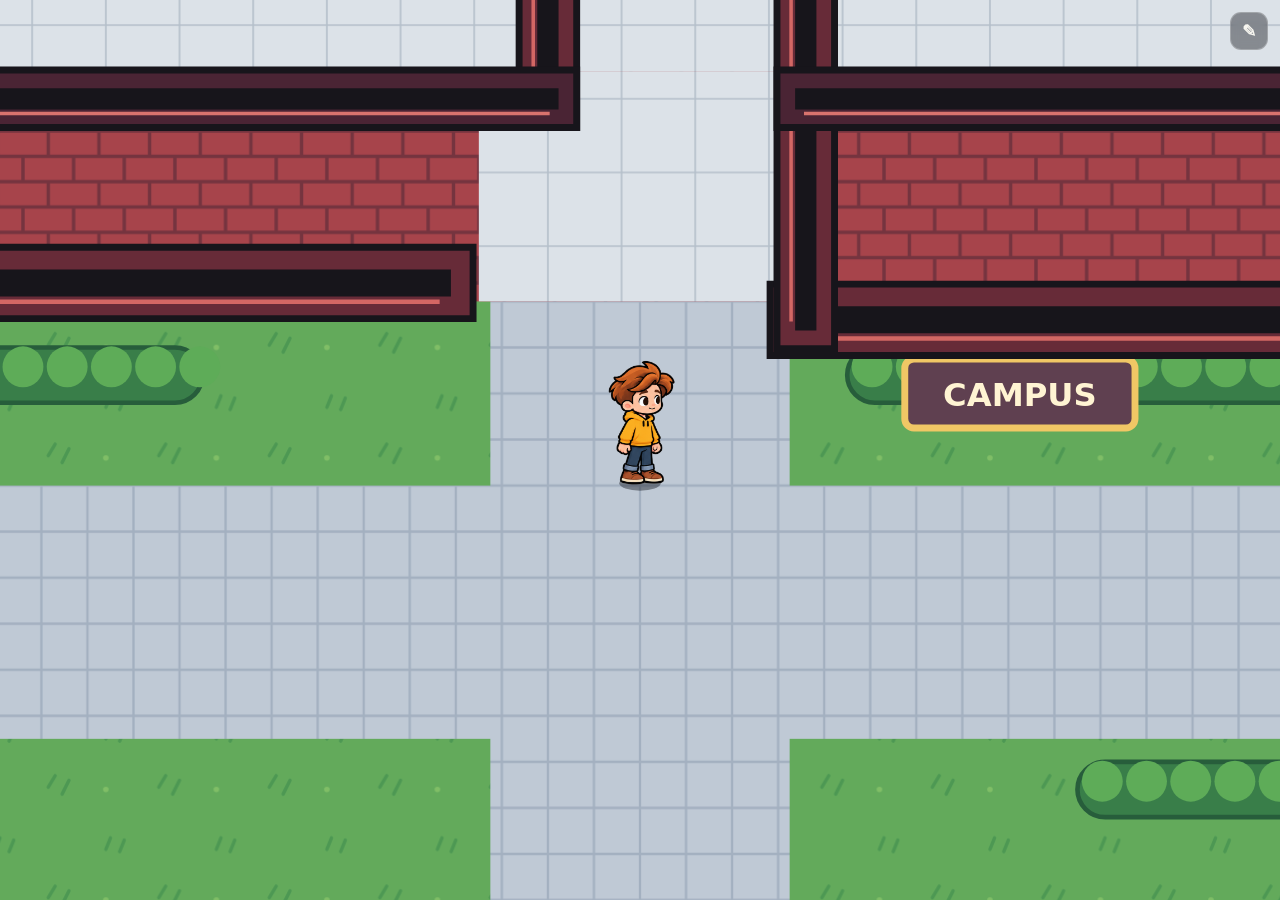
<file: gameforcouples/prototype/index.html>
<!doctype html>
<html lang="en">
<head>
  <meta charset="UTF-8" />
  <meta name="viewport" content="width=device-width, initial-scale=1, viewport-fit=cover" />
  <meta name="theme-color" content="#343640" />
  <title>Room 01 · Game Map</title>
  <style>
    * { box-sizing: border-box; }
    html, body { width: 100%; height: 100%; margin: 0; overflow: hidden; }
    body { min-height: 100svh; background: #343640; }
    main { width: 100vw; height: 100svh; height: 100dvh; display: grid; place-items: center; overflow: hidden; background: radial-gradient(ellipse at center, #4c4d57 0, #343640 72%); }
    main > svg { display: block; width: 100%; height: 100%; }
    @media (max-aspect-ratio: 4/5) {
      main { background: radial-gradient(ellipse at center, #4b4c56 0, #343640 76%); }
    }
    @media (prefers-reduced-motion: no-preference) {
      #room { animation: reveal .45s ease-out both; transform-origin: center; }
      @keyframes reveal { from { opacity: 0; transform: scale(.985); } to { opacity: 1; transform: scale(1); } }
    }
    .touch-controls { position: fixed; z-index: 5; left: max(18px, env(safe-area-inset-left)); bottom: max(18px, env(safe-area-inset-bottom)); display: none; width: 124px; height: 124px; padding: 0; border: 0; background: transparent; touch-action: none; user-select: none; -webkit-user-select: none; }
    .stick-base { position: absolute; inset: 0; display: grid; place-items: center; border: 1px solid rgba(255,255,255,.27); border-radius: 50%; background: rgba(24,26,32,.27); box-shadow: inset 0 1px 8px rgba(0,0,0,.1); backdrop-filter: blur(3px); }
    .stick-knob { width: 48px; height: 48px; border: 1px solid rgba(255,255,255,.6); border-radius: 50%; background: rgba(240,241,236,.8); box-shadow: 0 2px 10px rgba(0,0,0,.18); transform: translate(0,0); }
    .touch-controls:focus-visible .stick-base { outline: 3px solid rgba(255,255,255,.72); outline-offset: 3px; }
    @media (pointer: coarse), (max-width: 820px) { .touch-controls { display: block; } }
    .sr-only { position: absolute; width: 1px; height: 1px; padding: 0; margin: -1px; overflow: hidden; clip: rect(0,0,0,0); white-space: nowrap; border: 0; }
    .designer-link { position: fixed; z-index: 6; top: max(12px, env(safe-area-inset-top)); right: max(12px, env(safe-area-inset-right)); display: grid; width: 38px; height: 38px; place-items: center; border: 1px solid rgba(255,255,255,.23); border-radius: 11px; background: rgba(29,31,38,.45); color: #f7f6f0; font: 600 17px/1 ui-sans-serif, sans-serif; text-decoration: none; backdrop-filter: blur(5px); }
    .designer-link:focus-visible { outline: 2px solid white; outline-offset: 3px; }
  </style>
</head>
<body>
  <main aria-label="Room map">
    <svg viewBox="226 22 448 812" preserveAspectRatio="xMidYMid meet" role="img" aria-label="Portrait-format room map with a controllable explorer, floor panels, furniture, and boundary walls" aria-describedby="game-hint">
      <defs>
        <pattern id="floor-hall" width="64" height="64" patternUnits="userSpaceOnUse">
          <rect width="64" height="64" fill="#609fc9" />
          <rect x="1" y="1" width="62" height="62" fill="#78C3FB" />
          <path d="M0 0H64V64H0Z" fill="none" stroke="#3978a2" stroke-width=".55" opacity=".23" />
          <path d="M5 5H59V59H5Z" fill="none" stroke="#d8efff" stroke-width=".4" opacity=".1" />
        </pattern>
        <pattern id="floor-left" width="64" height="64" patternUnits="userSpaceOnUse">
          <rect width="64" height="64" fill="#558fba" />
          <rect x="1" y="1" width="62" height="62" fill="#70b6e8" />
          <path d="M0 0H64V64H0Z" fill="none" stroke="#3978a2" stroke-width=".55" opacity=".22" />
          <path d="M5 5H59V59H5Z" fill="none" stroke="#d8efff" stroke-width=".4" opacity=".1" />
        </pattern>
        <pattern id="floor-right" width="64" height="64" patternUnits="userSpaceOnUse">
          <rect width="64" height="64" fill="#568fba" />
          <rect x="1" y="1" width="62" height="62" fill="#74b9eb" />
          <path d="M0 0H64V64H0Z" fill="none" stroke="#3978a2" stroke-width=".55" opacity=".22" />
          <path d="M5 5H59V59H5Z" fill="none" stroke="#d8efff" stroke-width=".4" opacity=".1" />
        </pattern>
        <pattern id="floor-lower" width="64" height="64" patternUnits="userSpaceOnUse">
          <rect width="64" height="64" fill="#4c82aa" />
          <rect x="1" y="1" width="62" height="62" fill="#68aada" />
          <path d="M0 0H64V64H0Z" fill="none" stroke="#35688e" stroke-width=".55" opacity=".23" />
          <path d="M5 5H59V59H5Z" fill="none" stroke="#d8efff" stroke-width=".4" opacity=".09" />
        </pattern>
        <pattern id="floor-entry" width="64" height="64" patternUnits="userSpaceOnUse">
          <rect width="64" height="64" fill="#d6a644" />
          <rect x="1" y="1" width="62" height="62" fill="#FFD166" />
          <path d="M0 0H64V64H0Z" fill="none" stroke="#a97927" stroke-width=".55" opacity=".22" />
          <path d="M5 5H59V59H5Z" fill="none" stroke="#fff0bd" stroke-width=".4" opacity=".12" />
        </pattern>
        <pattern id="floor-grass" width="48" height="48" patternUnits="userSpaceOnUse"><rect width="48" height="48" fill="#63aa5b"/><path d="M7 11l3-5m3 8 3-6m22 31 2-5m-8 4 2-5" stroke="#39894c" stroke-width="1.5" stroke-linecap="round" opacity=".55"/><circle cx="32" cy="12" r="1.2" fill="#8cc76b" opacity=".7"/></pattern>
        <pattern id="floor-path" width="48" height="48" patternUnits="userSpaceOnUse"><rect width="48" height="48" fill="#d9b987"/><path d="M0 0H48M0 24H48M0 48H48M0 0V48M24 0V48M48 0V48" stroke="#bb9a69" stroke-width="1" opacity=".4"/></pattern>
        <pattern id="floor-paving" width="40" height="40" patternUnits="userSpaceOnUse"><rect width="40" height="40" fill="#bfc9d5"/><path d="M0 0H40M0 20H40M0 40H40M0 0V40M20 0V40M40 0V40" stroke="#7f91a6" stroke-width="1" opacity=".45"/></pattern>
        <pattern id="floor-parking" width="48" height="48" patternUnits="userSpaceOnUse"><rect width="48" height="48" fill="#50505c"/><path d="M12 0V48M36 0V48" stroke="#f2e5d5" stroke-width="2" opacity=".6"/></pattern>
        <pattern id="floor-brick" width="44" height="22" patternUnits="userSpaceOnUse"><rect width="44" height="22" fill="#a7444b"/><path d="M0 0H44M0 11H44M0 22H44M11 0V11M33 0V11M0 11V22M22 11V22M44 11V22" stroke="#692f3b" stroke-width="1.5" opacity=".8"/></pattern>
        <pattern id="floor-dirt" width="32" height="32" patternUnits="userSpaceOnUse"><rect width="32" height="32" fill="#98715e"/><path d="M4 8l3-2m11 17 3-2m4-13 2 1" stroke="#bd9277" stroke-width="1.4" opacity=".45"/></pattern>
        <pattern id="floor-tile" width="32" height="32" patternUnits="userSpaceOnUse"><rect width="32" height="32" fill="#dce2e8"/><path d="M0 0H32V32H0Z" fill="none" stroke="#8191a3" stroke-width=".7" opacity=".43"/></pattern>
        <pattern id="floor-wood" width="28" height="48" patternUnits="userSpaceOnUse"><rect width="28" height="48" fill="#d7a15f"/><path d="M0 0V48M14 0V48M27 0V48M2 13H12M16 35H26" stroke="#a96e3e" stroke-width="1.1" opacity=".53"/></pattern>
        <pattern id="floor-blue" width="32" height="32" patternUnits="userSpaceOnUse"><rect width="32" height="32" fill="#78a9ba"/><path d="M0 0H32V32H0Z" fill="none" stroke="#557d90" stroke-width="1" opacity=".45"/></pattern>
        <pattern id="micro-grid" width="32" height="32" patternUnits="userSpaceOnUse">
          <path d="M32 0H0V32" fill="none" stroke="#555862" stroke-width="1" />
        </pattern>
      </defs>
      <g id="room">
        <g id="world-camera"></g>
      </g>
    </svg>
  </main>
  <a class="designer-link" href="map-designer.html" aria-label="Open map designer" title="Design map">✎</a>
  <button class="touch-controls" id="move-stick" type="button" aria-label="Move the explorer with the virtual joystick">
    <span class="stick-base"><span class="stick-knob" id="stick-knob"></span></span>
  </button>
  <p class="sr-only" id="game-hint">Use the arrow keys or W A S D, click or tap a destination, or drag the virtual joystick to move. The explorer stops at walls and furniture.</p>
  <p id="load-error" role="status" style="position:fixed;left:50%;top:50%;max-width:min(90vw,32rem);transform:translate(-50%,-50%);padding:1rem 1.2rem;border:1px solid #777;border-radius:12px;background:#292b33;color:#fff;font:14px/1.5 system-ui;text-align:center;display:none"></p>
  <script src="game.js?v=wall-joints-20260930" defer></script>
</body>
</html>
</file>
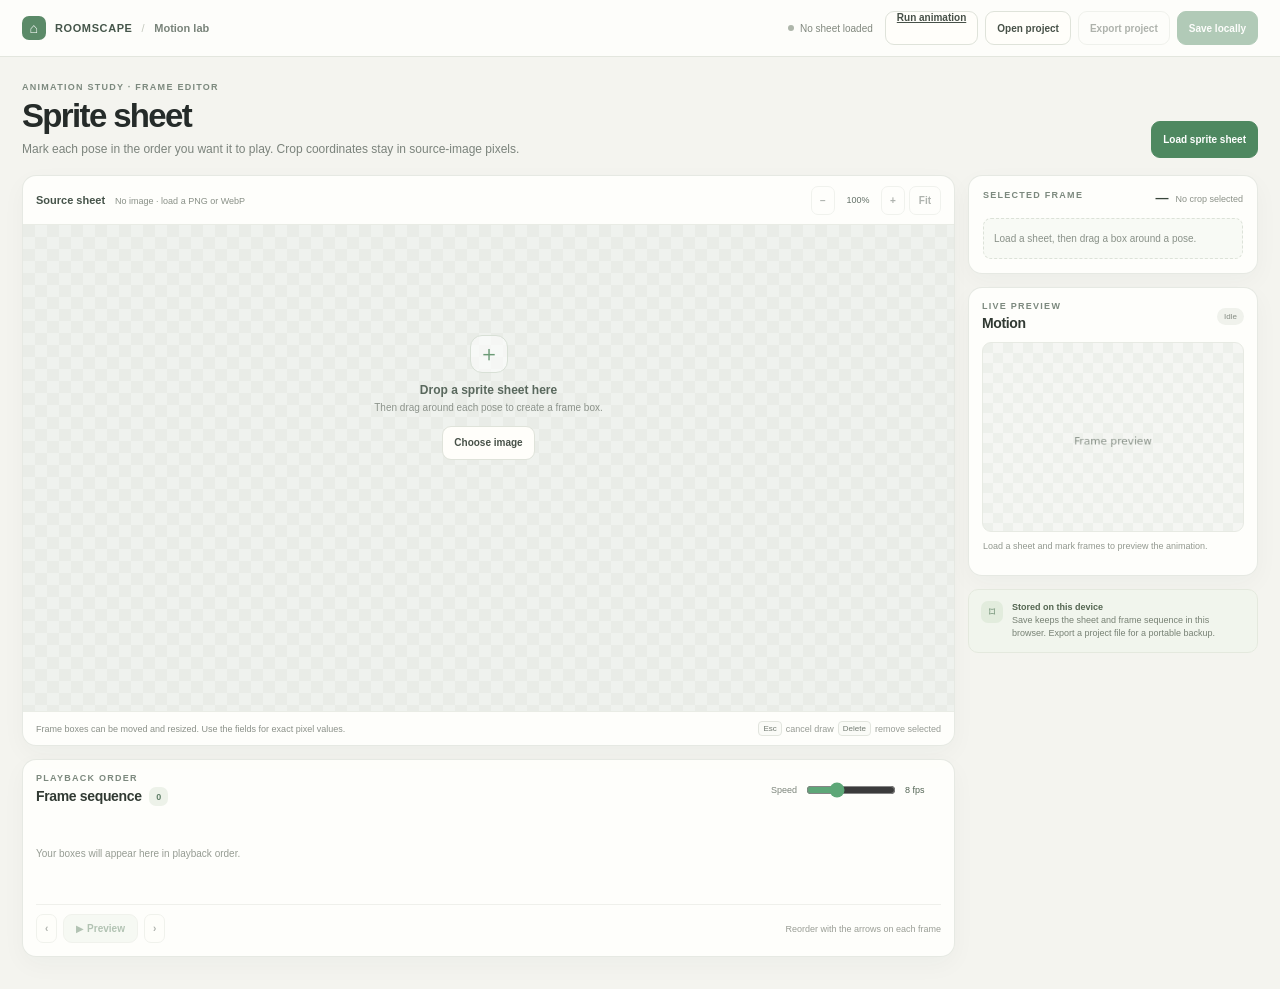
<file: gameforcouples/prototype/animation.html>
<!doctype html>
<html lang="en">
<head>
  <meta charset="UTF-8" />
  <meta name="viewport" content="width=device-width, initial-scale=1.0" />
  <meta name="theme-color" content="#f4f4ef" />
  <title>Sprite Sheet Editor · Roomscape</title>
  <link rel="stylesheet" href="motion-editor.css" />
  <script src="motion-editor.js" defer></script>
</head>
<body>
  <div class="app-shell">
    <header class="topbar">
      <a class="brand" href="index.html" aria-label="Back to game map">
        <span class="brand-mark">⌂</span><span>ROOMSCAPE</span><span class="brand-separator">/</span><span class="brand-context">Motion lab</span>
      </a>
      <div class="top-actions">
        <span class="save-state" id="save-state" role="status">No sheet loaded</span>
        <a class="button button-quiet" href="walk-preview.html">Run animation</a>
        <button class="button button-quiet" id="open-project" type="button">Open project</button>
        <button class="button button-quiet" id="export-project" type="button" disabled>Export project</button>
        <button class="button button-primary" id="save-local" type="button" disabled>Save locally</button>
      </div>
      <input id="project-file" class="hidden-input" type="file" accept="application/json,.json" />
    </header>

    <main class="page">
      <section class="page-heading">
        <div>
          <p class="eyebrow">Animation study · frame editor</p>
          <h1>Sprite sheet</h1>
          <p class="intro">Mark each pose in the order you want it to play. Crop coordinates stay in source-image pixels.</p>
        </div>
        <label class="button button-primary load-button" for="sheet-file">Load sprite sheet</label>
        <input id="sheet-file" class="hidden-input" type="file" accept="image/*" />
      </section>

      <section class="workspace" aria-label="Sprite sheet editor">
        <div class="main-column">
          <section class="panel sheet-panel" aria-label="Sprite sheet crop workspace">
            <div class="panel-toolbar">
              <div class="sheet-meta">
                <span class="panel-title">Source sheet</span>
                <span class="file-label" id="sheet-meta">No image · load a PNG or WebP</span>
              </div>
              <div class="zoom-controls" aria-label="Sheet zoom controls">
                <button class="small-button" id="zoom-out" type="button" aria-label="Zoom out" disabled>−</button>
                <output id="zoom-readout">100%</output>
                <button class="small-button" id="zoom-in" type="button" aria-label="Zoom in" disabled>+</button>
                <button class="small-button fit-button" id="zoom-fit" type="button" disabled>Fit</button>
              </div>
            </div>
            <div class="sheet-viewport" id="sheet-viewport">
              <div class="empty-state" id="empty-state">
                <div class="upload-symbol">＋</div>
                <strong>Drop a sprite sheet here</strong>
                <span>Then drag around each pose to create a frame box.</span>
                <label class="button button-quiet empty-load" for="sheet-file">Choose image</label>
              </div>
              <div class="sheet-surface" id="sheet-surface" hidden>
                <img id="sheet-image" alt="Uploaded sprite sheet" draggable="false" />
                <svg id="frame-overlay" aria-label="Frame selection overlay" role="application"></svg>
              </div>
            </div>
            <div class="sheet-footer">
              <span id="sheet-help">Frame boxes can be moved and resized. Use the fields for exact pixel values.</span>
              <span class="key-hint"><kbd>Esc</kbd> cancel draw <kbd>Delete</kbd> remove selected</span>
            </div>
          </section>

          <section class="panel sequence-panel" aria-label="Frame sequence and playback">
            <div class="sequence-heading">
              <div><p class="section-label">Playback order</p><h2>Frame sequence <span class="frame-count" id="frame-count">0</span></h2></div>
              <div class="fps-control"><label for="fps">Speed</label><input id="fps" type="range" min="1" max="24" value="8" /><output id="fps-value">8 fps</output></div>
            </div>
            <div class="frame-list" id="frame-list"><span class="sequence-empty">Your boxes will appear here in playback order.</span></div>
            <div class="transport">
              <button class="small-button" id="previous-frame" type="button" aria-label="Previous frame" disabled>‹</button>
              <button class="button play-button" id="play-animation" type="button" disabled>▶ Preview</button>
              <button class="small-button" id="next-frame" type="button" aria-label="Next frame" disabled>›</button>
              <span class="transport-note">Reorder with the arrows on each frame</span>
            </div>
          </section>
        </div>

        <aside class="inspector-column" aria-label="Selected frame settings">
          <section class="panel inspector-panel">
            <div class="inspector-heading">
              <p class="section-label">Selected frame</p>
              <div class="selection-title"><strong id="selected-number">—</strong><span id="selected-size">No crop selected</span></div>
            </div>
            <div class="no-selection" id="no-selection">Load a sheet, then drag a box around a pose.</div>
            <div class="frame-fields" id="frame-fields" hidden>
              <label class="field-label" for="frame-name">Label</label>
              <input class="text-field" id="frame-name" type="text" maxlength="40" placeholder="e.g. walk-left-1" />
              <div class="numeric-grid">
                <label class="field-label">X <input id="frame-x" type="number" min="0" step="1" /></label>
                <label class="field-label">Y <input id="frame-y" type="number" min="0" step="1" /></label>
                <label class="field-label">Width <input id="frame-w" type="number" min="1" step="1" /></label>
                <label class="field-label">Height <input id="frame-h" type="number" min="1" step="1" /></label>
              </div>
              <div class="dimension-readout" id="dimension-readout">0 × 0 px</div>
              <div class="frame-actions">
                <button class="small-button" id="move-up" type="button" title="Move earlier in sequence">↑ Earlier</button>
                <button class="small-button" id="move-down" type="button" title="Move later in sequence">↓ Later</button>
                <button class="small-button delete-button" id="delete-frame" type="button">Delete</button>
              </div>
            </div>
          </section>

          <section class="panel preview-panel" aria-label="Animation preview">
            <div class="preview-heading"><div><p class="section-label">Live preview</p><h2>Motion</h2></div><span class="preview-indicator" id="preview-indicator">Idle</span></div>
            <div class="preview-stage"><canvas id="preview-canvas" width="320" height="250"></canvas></div>
            <p class="preview-note" id="preview-note">Add at least one frame to preview the animation.</p>
          </section>

          <section class="local-note"><span class="local-icon">⌑</span><p><strong>Stored on this device</strong><br />Save keeps the sheet and frame sequence in this browser. Export a project file for a portable backup.</p></section>
        </aside>
      </section>
    </main>
    <div class="toast" id="toast" role="status" aria-live="polite"></div>
  </div>
</body>
</html>
</file>
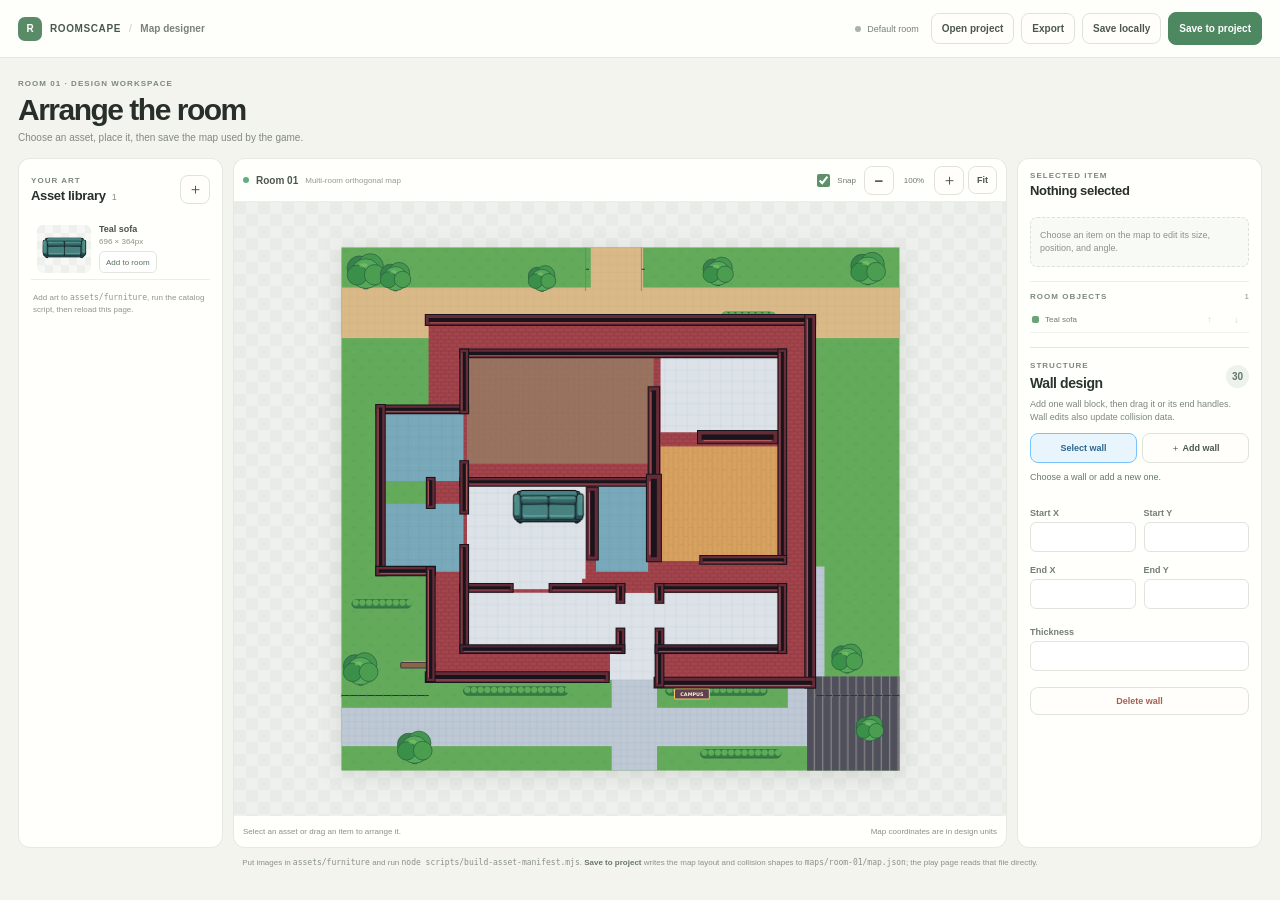
<file: gameforcouples/prototype/map-designer.html>
<!doctype html>
<html lang="en">
<head>
  <meta charset="UTF-8" />
  <meta name="viewport" content="width=device-width, initial-scale=1, viewport-fit=cover" />
  <meta name="theme-color" content="#f4f4ef" />
  <title>Map Designer · Roomscape</title>
  <link rel="stylesheet" href="map-designer.css" />
  <script src="map-designer.js?v=wall-joints-20260930" defer></script>
</head>
<body>
  <div class="app-shell">
    <header class="topbar">
      <a class="brand" href="index.html"><span class="brand-mark">R</span><span>ROOMSCAPE</span><span class="separator">/</span><span class="brand-page">Map designer</span></a>
      <div class="top-actions">
        <span class="save-state" id="save-state" role="status">Default room</span>
        <button class="button quiet" id="open-project" type="button">Open project</button>
        <button class="button quiet" id="export-project" type="button">Export</button>
        <button class="button quiet" id="save-project" type="button">Save locally</button>
        <button class="button primary" id="save-to-project" type="button">Save to project</button>
      </div>
      <input id="project-file" type="file" accept="application/json,.json" hidden />
    </header>

    <main class="editor">
      <section class="page-title">
        <div><p class="eyebrow">Room 01 · Design workspace</p><h1>Arrange the room</h1><p class="subcopy">Choose an asset, place it, then save the map used by the game.</p></div>
      </section>

      <section class="workspace" aria-label="Room map designer">
        <aside class="library-panel" aria-label="Asset library">
          <div class="panel-head"><div><p class="eyebrow">Your art</p><h2>Asset library <span id="asset-count">1</span></h2></div><label class="icon-button" for="asset-file" aria-label="Import images" title="Import images">＋</label></div>
          <div class="asset-list" id="asset-list"></div>
          <p class="library-note">Add art to <code>assets/furniture</code>, run the catalog script, then reload this page.</p>
        </aside>

        <section class="map-panel" aria-label="Room canvas">
          <div class="canvas-toolbar">
            <div class="canvas-title"><span class="live-dot"></span><strong>Room 01</strong><span>Multi-room orthogonal map</span></div>
            <div class="canvas-tools"><label class="snap-toggle"><input id="snap-grid" type="checkbox" checked /><span>Snap</span></label><button id="zoom-out" class="icon-button" type="button" aria-label="Zoom out">−</button><output id="zoom-value">100%</output><button id="zoom-in" class="icon-button" type="button" aria-label="Zoom in">＋</button><button id="zoom-fit" class="tool-button" type="button">Fit</button></div>
          </div>
          <div class="stage-viewport" id="stage-viewport">
            <svg id="designer-map" viewBox="226 22 448 812" role="application" aria-label="Drag furniture onto the room map">
              <defs>
                <pattern id="floor-panels" width="32" height="32" patternUnits="userSpaceOnUse"><rect width="32" height="32" fill="#dce2e8"/><path d="M0 0H32V32H0Z" fill="none" stroke="#8191a3" stroke-width=".7" opacity=".43"/></pattern>
                <pattern id="floor-grass" width="48" height="48" patternUnits="userSpaceOnUse"><rect width="48" height="48" fill="#63aa5b"/><path d="M7 11l3-5m3 8 3-6m22 31 2-5m-8 4 2-5" stroke="#39894c" stroke-width="1.5" stroke-linecap="round" opacity=".55"/><circle cx="32" cy="12" r="1.2" fill="#8cc76b" opacity=".7"/></pattern>
                <pattern id="floor-path" width="48" height="48" patternUnits="userSpaceOnUse"><rect width="48" height="48" fill="#d9b987"/><path d="M0 0H48M0 24H48M0 48H48M0 0V48M24 0V48M48 0V48" stroke="#bb9a69" stroke-width="1" opacity=".4"/></pattern>
                <pattern id="floor-paving" width="40" height="40" patternUnits="userSpaceOnUse"><rect width="40" height="40" fill="#bfc9d5"/><path d="M0 0H40M0 20H40M0 40H40M0 0V40M20 0V40M40 0V40" stroke="#7f91a6" stroke-width="1" opacity=".45"/></pattern>
                <pattern id="floor-parking" width="48" height="48" patternUnits="userSpaceOnUse"><rect width="48" height="48" fill="#50505c"/><path d="M12 0V48M36 0V48" stroke="#f2e5d5" stroke-width="2" opacity=".6"/></pattern>
                <pattern id="floor-brick" width="44" height="22" patternUnits="userSpaceOnUse"><rect width="44" height="22" fill="#a7444b"/><path d="M0 0H44M0 11H44M0 22H44M11 0V11M33 0V11M0 11V22M22 11V22M44 11V22" stroke="#692f3b" stroke-width="1.5" opacity=".8"/></pattern>
                <pattern id="floor-dirt" width="32" height="32" patternUnits="userSpaceOnUse"><rect width="32" height="32" fill="#98715e"/><path d="M4 8l3-2m11 17 3-2m4-13 2 1" stroke="#bd9277" stroke-width="1.4" opacity=".45"/></pattern>
                <pattern id="floor-tile" width="32" height="32" patternUnits="userSpaceOnUse"><rect width="32" height="32" fill="#dce2e8"/><path d="M0 0H32V32H0Z" fill="none" stroke="#8191a3" stroke-width=".7" opacity=".43"/></pattern>
                <pattern id="floor-wood" width="28" height="48" patternUnits="userSpaceOnUse"><rect width="28" height="48" fill="#d7a15f"/><path d="M0 0V48M14 0V48M27 0V48M2 13H12M16 35H26" stroke="#a96e3e" stroke-width="1.1" opacity=".53"/></pattern>
                <pattern id="floor-blue" width="32" height="32" patternUnits="userSpaceOnUse"><rect width="32" height="32" fill="#78a9ba"/><path d="M0 0H32V32H0Z" fill="none" stroke="#557d90" stroke-width="1" opacity=".45"/></pattern>
                <pattern id="designer-grid" width="16" height="16" patternUnits="userSpaceOnUse"><path d="M16 0H0V16" fill="none" stroke="#eff1e9" stroke-width=".8" opacity=".58"/></pattern>
              </defs>
              <g id="fixed-room"></g>
              <g id="placed-assets"></g>
              <g id="room-walls"></g>
              <g id="selection-layer"></g>
            </svg>
          </div>
          <div class="canvas-footer"><span id="canvas-hint">Select an asset or drag an item to arrange it.</span><span>Map coordinates are in design units</span></div>
        </section>

        <aside class="inspector-panel" aria-label="Selected item and layer controls">
          <div class="panel-head inspector-head"><div><p class="eyebrow">Selected item</p><h2 id="selected-title">Nothing selected</h2></div></div>
          <div class="empty-inspector" id="empty-inspector">Choose an item on the map to edit its size, position, and angle.</div>
          <div class="inspector-fields" id="inspector-fields" hidden>
            <label class="field">Name<input id="object-name" type="text" maxlength="48" /></label>
            <div class="field-grid"><label class="field">X<input id="object-x" type="number" step="1" /></label><label class="field">Y<input id="object-y" type="number" step="1" /></label><label class="field">Width<input id="object-width" type="number" min="8" step="1" /></label><label class="field">Height<input id="object-height" type="number" min="8" step="1" /></label></div>
            <label class="field rotation-field">Rotation <span><input id="object-rotation" type="range" min="-180" max="180" value="0" /><output id="rotation-value">0°</output></span></label>
            <label class="check-row"><input id="lock-ratio" type="checkbox" checked /> Lock image proportions</label>
            <p class="collider-help">Orange polygon is the character collision shape. Drag its points to tune the contour.</p>
            <div class="object-actions"><button id="layer-back" class="tool-button" type="button">Send back</button><button id="layer-front" class="tool-button" type="button">Bring forward</button><button id="delete-object" class="tool-button danger" type="button">Delete</button></div>
            <p class="object-dimensions" id="object-dimensions"></p>
          </div>
          <div class="layers"><div class="layer-heading"><p class="eyebrow">Room objects</p><span id="object-count">1</span></div><div class="layer-list" id="layer-list"></div></div>
          <section class="wall-editor" aria-labelledby="wall-editor-title">
            <div class="wall-editor-head"><div><p class="eyebrow">Structure</p><h2 id="wall-editor-title">Wall design</h2></div><span id="wall-count" class="wall-count">0</span></div>
            <p class="wall-editor-copy">Add one wall block, then drag it or its end handles. Wall edits also update collision data.</p>
            <div class="wall-tools"><button id="wall-select-tool" class="tool-button active" type="button" aria-pressed="true">Select wall</button><button id="wall-draw-tool" class="tool-button" type="button" aria-pressed="false">＋ Add wall</button></div>
            <p id="wall-selection-status" class="wall-selection-status" role="status">Choose a wall or draw a new one.</p>
            <div id="wall-fields" class="wall-fields" hidden>
              <div class="field-grid"><label class="field">Start X<input id="wall-x1" type="number" step="1" /></label><label class="field">Start Y<input id="wall-y1" type="number" step="1" /></label><label class="field">End X<input id="wall-x2" type="number" step="1" /></label><label class="field">End Y<input id="wall-y2" type="number" step="1" /></label></div>
              <label class="field">Thickness<input id="wall-width" type="number" min="4" max="120" step="1" /></label>
              <p id="wall-dimensions" class="object-dimensions"></p>
              <button id="delete-wall" class="tool-button danger wall-delete" type="button">Delete wall</button>
            </div>
          </section>
        </aside>
      </section>
      <p class="save-note">Put images in <code>assets/furniture</code> and run <code>node scripts/build-asset-manifest.mjs</code>. <strong>Save to project</strong> writes the map layout and collision shapes to <code>maps/room-01/map.json</code>; the play page reads that file directly.</p>
    </main>
    <div class="toast" id="toast" role="status" aria-live="polite"></div>
  </div>
</body>
</html>
</file>
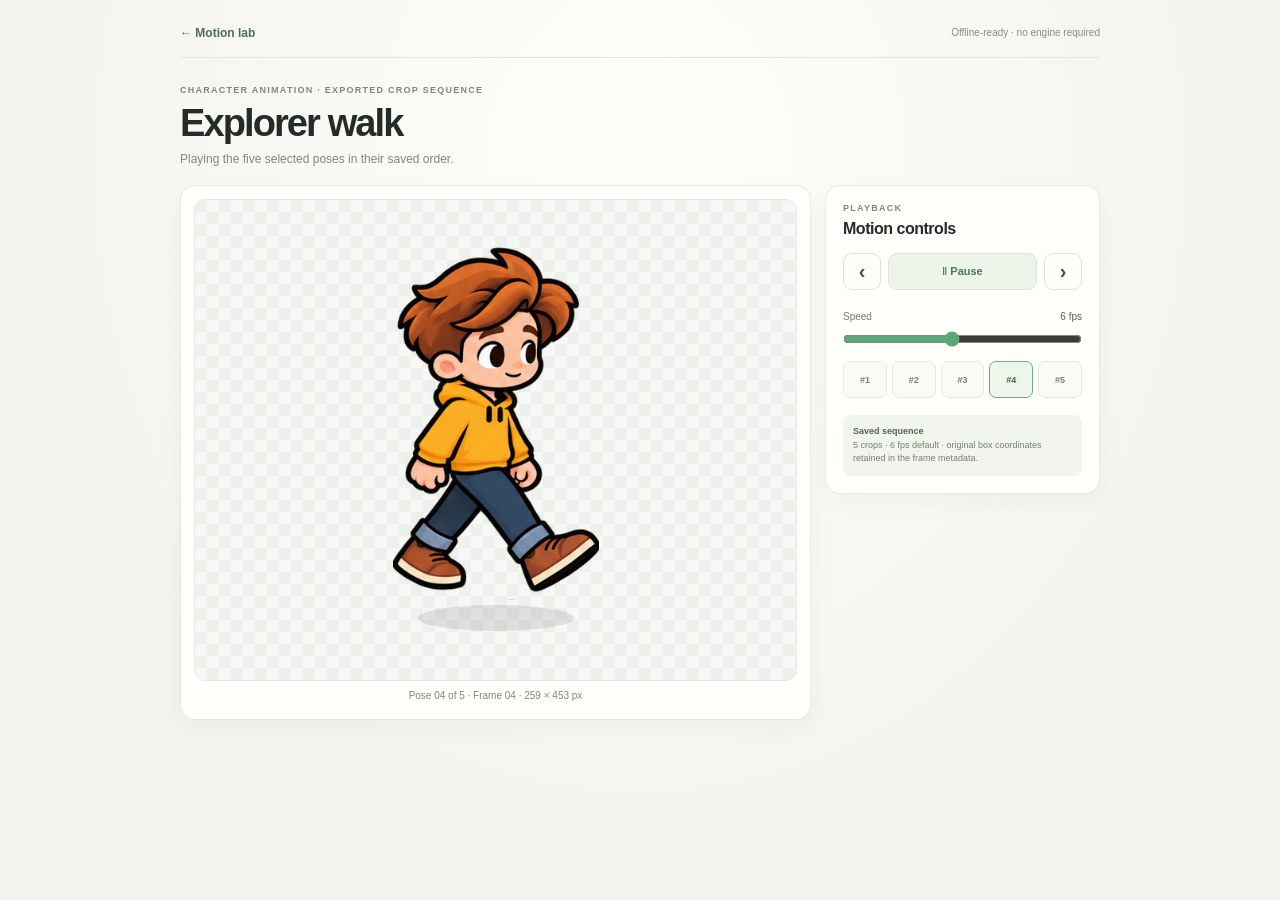
<file: gameforcouples/prototype/walk-preview.html>
<!doctype html>
<html lang="en">
<head>
  <meta charset="UTF-8" />
  <meta name="viewport" content="width=device-width, initial-scale=1" />
  <meta name="theme-color" content="#f4f4ef" />
  <title>Explorer Walk · Roomscape</title>
  <link rel="stylesheet" href="walk-preview.css" />
  <script src="walk-preview.js" defer></script>
</head>
<body>
  <main class="page">
    <header class="topbar">
      <a class="brand" href="animation.html">← <span>Motion lab</span></a>
      <span class="offline-tag">Offline-ready · no engine required</span>
    </header>
    <section class="intro">
      <p class="eyebrow">Character animation · exported crop sequence</p>
      <h1>Explorer walk</h1>
      <p>Playing the five selected poses in their saved order.</p>
    </section>
    <section class="preview-layout" aria-label="Explorer walking animation">
      <div class="stage-wrap">
        <div class="stage">
          <canvas id="character" width="360" height="480" aria-label="Animated explorer walking in place"></canvas>
        </div>
        <p class="frame-caption" id="frame-caption">Loading frames…</p>
      </div>
      <aside class="controls">
        <p class="eyebrow">Playback</p>
        <h2>Motion controls</h2>
        <div class="transport">
          <button class="icon-button" id="previous" type="button" aria-label="Previous frame">‹</button>
          <button class="play-button" id="play" type="button">Ⅱ Pause</button>
          <button class="icon-button" id="next" type="button" aria-label="Next frame">›</button>
        </div>
        <label class="speed-label" for="speed"><span>Speed</span><output id="speed-value">4 fps</output></label>
        <input id="speed" type="range" min="1" max="12" value="6" />
        <div class="frame-strip" id="frame-strip" aria-label="Saved frame order"></div>
        <p class="asset-note"><strong>Saved sequence</strong><br />5 crops · 6 fps default · original box coordinates retained in the frame metadata.</p>
      </aside>
    </section>
  </main>
</body>
</html>
</file>
<file: gameforcouples/prototype/motion-editor.css>
:root {
  color-scheme: light;
  font-family: Inter, ui-sans-serif, -apple-system, BlinkMacSystemFont, "Segoe UI", sans-serif;
  font-synthesis: none;
  text-rendering: optimizeLegibility;
  --ink: #252b29;
  --muted: #7b837c;
  --line: #e3e6de;
  --mint: #69b88b;
  --mint-dark: #44865f;
  --paper: #f4f4ef;
  --white: #fffefa;
}
* { box-sizing: border-box; }
body { margin: 0; min-width: 320px; min-height: 100vh; background: var(--paper); color: var(--ink); }
button, input { font: inherit; }
button { color: inherit; }
.app-shell { min-height: 100vh; }
.topbar {
  min-height: 57px; display: flex; align-items: center; justify-content: space-between; gap: 18px;
  padding: 0 max(22px, calc((100vw - 1380px) / 2)); border-bottom: 1px solid var(--line); background: rgba(255,255,252,.86);
}
.brand { display: flex; align-items: center; gap: 9px; color: #45564a; font-size: 11px; font-weight: 800; letter-spacing: .055em; text-decoration: none; white-space: nowrap; }
.brand-mark { width: 24px; height: 24px; display: grid; place-items: center; border-radius: 7px; background: #5b8a68; color: white; font-size: 14px; }
.brand-separator { color: #c5c9bf; font-weight: 500; }
.brand-context { color: #788379; font-weight: 600; letter-spacing: 0; }
.top-actions { display: flex; align-items: center; gap: 7px; }
.save-state { margin-right: 5px; color: #81887e; font-size: 10px; white-space: nowrap; }
.save-state::before { display: inline-block; width: 6px; height: 6px; margin-right: 6px; border-radius: 50%; background: #aeb6aa; content: ""; vertical-align: 1px; }
.save-state.saved::before { background: #68ae7e; }
.button, .small-button { min-height: 34px; padding: 0 11px; border: 1px solid #dfe3da; border-radius: 9px; background: var(--white); color: #475148; cursor: pointer; font-size: 10px; font-weight: 650; transition: transform .14s ease, border-color .14s ease, background .14s ease; }
.button:hover:not(:disabled), .small-button:hover:not(:disabled) { transform: translateY(-1px); border-color: #b8d3bf; }
.button:disabled, .small-button:disabled { cursor: not-allowed; opacity: .43; }
.button-primary { border-color: #4e8860; background: #4e8860; color: white; }
.button-primary:hover:not(:disabled) { border-color: #3f7550; background: #3f7550; }
.hidden-input { display: none; }
.page { width: min(1380px, calc(100% - 44px)); margin: 0 auto; padding: 25px 0 32px; }
.page-heading { display: flex; align-items: end; justify-content: space-between; gap: 20px; margin-bottom: 17px; }
.eyebrow, .section-label { margin: 0 0 7px; color: #7c897e; font-size: 9px; font-weight: 750; letter-spacing: .14em; text-transform: uppercase; }
h1 { margin: 0; font-size: clamp(25px, 3vw, 33px); font-weight: 660; letter-spacing: -.05em; line-height: 1.06; }
.intro { margin: 7px 0 0; color: var(--muted); font-size: 12px; line-height: 1.45; }
.load-button { flex: 0 0 auto; min-height: 37px; display: inline-flex; align-items: center; justify-content: center; }
.workspace { display: grid; grid-template-columns: minmax(0, 1fr) 290px; align-items: start; gap: 13px; }
.main-column, .inspector-column { display: grid; min-width: 0; gap: 13px; }
.panel { min-width: 0; border: 1px solid rgba(105,123,108,.16); border-radius: 14px; background: rgba(255,255,252,.89); box-shadow: 0 8px 24px rgba(42,54,43,.035); }
.sheet-panel { overflow: hidden; }
.panel-toolbar { min-height: 49px; display: flex; align-items: center; justify-content: space-between; gap: 12px; padding: 7px 13px; border-bottom: 1px solid #e9ece5; }
.sheet-meta { min-width: 0; display: flex; align-items: baseline; gap: 10px; }
.panel-title { color: #455349; font-size: 11px; font-weight: 700; white-space: nowrap; }
.file-label { overflow: hidden; color: #899087; font-size: 9px; text-overflow: ellipsis; white-space: nowrap; }
.zoom-controls { display: flex; flex: 0 0 auto; align-items: center; gap: 4px; }
.zoom-controls output { min-width: 38px; color: #647168; font-size: 9px; font-variant-numeric: tabular-nums; text-align: center; }
.small-button { min-height: 29px; padding: 0 8px; border-radius: 7px; font-size: 10px; }
.fit-button { padding: 0 9px; }
.sheet-viewport {
  position: relative; height: min(54vh, 590px); min-height: 360px; overflow: auto;
  display: flex; align-items: flex-start; justify-content: flex-start; padding: 17px;
  background-color: #e9ece7;
  background-image: linear-gradient(45deg,rgba(255,255,255,.29) 25%,transparent 25%,transparent 75%,rgba(255,255,255,.29) 75%),linear-gradient(45deg,rgba(255,255,255,.29) 25%,transparent 25%,transparent 75%,rgba(255,255,255,.29) 75%);
  background-position: 0 0, 12px 12px; background-size: 24px 24px;
}
.sheet-viewport.is-drop-target { outline: 2px dashed var(--mint-dark); outline-offset: -7px; }
.empty-state { width: 100%; min-height: 310px; display: flex; flex-direction: column; align-items: center; justify-content: center; color: #7b857c; text-align: center; }
.upload-symbol { width: 38px; height: 38px; display: grid; place-items: center; margin-bottom: 10px; border: 1px solid #d8e0d6; border-radius: 12px; background: rgba(255,255,255,.55); color: #6b9a76; font-size: 22px; }
.empty-state strong { color: #59685d; font-size: 12px; font-weight: 700; }
.empty-state span { margin-top: 5px; color: #8c938b; font-size: 10px; }
.empty-load { display: inline-flex; align-items: center; margin-top: 13px; }
.sheet-surface { position: relative; flex: 0 0 auto; box-shadow: 0 4px 20px rgba(39,47,41,.13); line-height: 0; user-select: none; }
.sheet-surface[hidden], .frame-fields[hidden] { display: none; }
.sheet-surface img { position: absolute; inset: 0; display: block; max-width: none; user-select: none; -webkit-user-drag: none; }
#frame-overlay { position: absolute; inset: 0; overflow: visible; touch-action: none; }
.frame-outline { fill: rgba(83,183,132,.13); stroke: #42a574; stroke-width: 2; vector-effect: non-scaling-stroke; cursor: move; }
.frame-outline.selected { fill: rgba(93,196,140,.23); stroke: #f09a45; stroke-width: 2.5; }
.frame-badge { fill: rgba(35,51,42,.89); stroke: rgba(255,255,255,.7); stroke-width: .8; vector-effect: non-scaling-stroke; pointer-events: none; }
.frame-badge-text { fill: white; font-family: ui-sans-serif, sans-serif; font-weight: 700; dominant-baseline: middle; pointer-events: none; }
.frame-handle { fill: #fff; stroke: #e38736; stroke-width: 1.5; vector-effect: non-scaling-stroke; cursor: nwse-resize; }
.draft-outline { fill: rgba(82,169,124,.1); stroke: #32855d; stroke-width: 2; stroke-dasharray: 7 4; vector-effect: non-scaling-stroke; pointer-events: none; }
.sheet-footer { min-height: 34px; display: flex; justify-content: space-between; align-items: center; gap: 8px; padding: 6px 13px; border-top: 1px solid #e9ece5; color: #8a9088; font-size: 9px; }
.key-hint { display: flex; align-items: center; gap: 4px; color: #969b94; white-space: nowrap; }
kbd { padding: 2px 4px; border: 1px solid #e2e5de; border-radius: 4px; background: #fafbf7; color: #727b72; font-family: inherit; font-size: 8px; }
.sequence-panel { padding: 13px; }
.sequence-heading { display: flex; align-items: center; justify-content: space-between; gap: 14px; }
.sequence-heading .section-label { margin-bottom: 4px; }
.sequence-heading h2, .preview-heading h2 { margin: 0; color: #313a33; font-size: 14px; font-weight: 680; letter-spacing: -.025em; }
.frame-count { display: inline-flex; min-width: 19px; height: 19px; align-items: center; justify-content: center; margin-left: 4px; border-radius: 7px; background: #edf2e9; color: #62806a; font-size: 9px; vertical-align: 1px; }
.fps-control { display: flex; align-items: center; gap: 7px; color: #7c857b; font-size: 9px; }
.fps-control input { width: 90px; accent-color: #5da777; }
.fps-control output { width: 36px; color: #526454; font-size: 9px; font-variant-numeric: tabular-nums; }
.frame-list { min-height: 77px; display: flex; gap: 7px; overflow-x: auto; margin: 11px -2px 10px; padding: 2px 2px 6px; scrollbar-width: thin; }
.sequence-empty { display: flex; align-items: center; color: #969c93; font-size: 10px; }
.frame-item { width: 150px; flex: 0 0 150px; padding: 7px; border: 1px solid #e6e9e2; border-radius: 9px; background: #fbfcf8; cursor: pointer; transition: border-color .15s ease, background .15s ease; }
.frame-item:hover { border-color: #c7d9c9; }
.frame-item.active { border-color: #71aa7f; background: #f0f6ed; }
.frame-item-top { display: flex; align-items: center; gap: 6px; }
.frame-order { color: #5e8065; font-size: 9px; font-weight: 750; font-variant-numeric: tabular-nums; }
.frame-name-mini { min-width: 0; overflow: hidden; color: #4e564e; font-size: 9px; text-overflow: ellipsis; white-space: nowrap; }
.frame-dims { display: block; margin-top: 5px; color: #858d83; font-size: 8px; font-variant-numeric: tabular-nums; }
.frame-item-controls { display: flex; gap: 3px; margin-top: 6px; }
.frame-item-controls button { width: 22px; height: 20px; padding: 0; border: 1px solid #e8ebe4; border-radius: 5px; background: white; color: #707a70; cursor: pointer; font-size: 10px; line-height: 1; }
.frame-item-controls button:disabled { opacity: .35; cursor: default; }
.transport { display: flex; align-items: center; gap: 6px; padding-top: 9px; border-top: 1px solid #eff0eb; }
.play-button { min-height: 29px; padding: 0 12px; background: #edf4e9; color: #4f7656; }
.transport-note { margin-left: auto; color: #9a9e96; font-size: 9px; }
.inspector-column { position: sticky; top: 12px; }
.inspector-panel { padding: 14px; }
.inspector-heading { display: flex; align-items: start; justify-content: space-between; gap: 8px; margin-bottom: 13px; }
.inspector-heading .section-label { margin-bottom: 5px; }
.selection-title { display: flex; align-items: baseline; gap: 7px; }
.selection-title strong { color: #39463b; font-size: 13px; font-variant-numeric: tabular-nums; }
.selection-title span { color: #8b9188; font-size: 9px; }
.no-selection { padding: 12px 10px; border: 1px dashed #dce2d8; border-radius: 8px; background: #f8faf5; color: #899188; font-size: 10px; line-height: 1.5; }
.field-label { display: block; color: #778077; font-size: 9px; font-weight: 650; }
.text-field, .numeric-grid input { width: 100%; height: 33px; margin-top: 5px; padding: 0 8px; border: 1px solid #e0e4dc; border-radius: 7px; outline: none; background: #fff; color: #303a32; font-size: 10px; font-variant-numeric: tabular-nums; }
.text-field:focus, .numeric-grid input:focus { border-color: #82b38a; box-shadow: 0 0 0 2px rgba(109,174,121,.13); }
.numeric-grid { display: grid; grid-template-columns: 1fr 1fr; gap: 9px 8px; margin-top: 12px; }
.numeric-grid input { display: block; }
.dimension-readout { margin-top: 11px; color: #5b7d60; font-size: 10px; font-weight: 700; font-variant-numeric: tabular-nums; }
.frame-actions { display: flex; gap: 5px; margin-top: 12px; padding-top: 10px; border-top: 1px solid #eff0eb; }
.frame-actions .small-button { flex: 1; padding: 0 5px; font-size: 8px; }
.frame-actions .delete-button { flex: 0 0 auto; color: #a15f53; }
.preview-panel { padding: 13px; }
.preview-heading { display: flex; align-items: center; justify-content: space-between; }
.preview-heading .section-label { margin-bottom: 4px; }
.preview-indicator { padding: 4px 7px; border-radius: 99px; background: #f0f2ec; color: #858c83; font-size: 8px; }
.preview-indicator.playing { background: #e8f2e5; color: #4b8158; }
.preview-stage { height: 190px; display: grid; place-items: center; overflow: hidden; margin-top: 11px; border: 1px solid #e7eae3; border-radius: 9px; background-color: #edf0eb; background-image: linear-gradient(45deg,rgba(255,255,255,.42) 25%,transparent 25%,transparent 75%,rgba(255,255,255,.42) 75%),linear-gradient(45deg,rgba(255,255,255,.42) 25%,transparent 25%,transparent 75%,rgba(255,255,255,.42) 75%); background-position:0 0,10px 10px; background-size:20px 20px; }
#preview-canvas { width: 100%; height: 100%; object-fit: contain; }
.preview-note { min-height: 22px; margin: 8px 1px 0; color: #92988f; font-size: 9px; line-height: 1.4; }
.local-note { display: flex; align-items: start; gap: 9px; padding: 11px 12px; border: 1px solid #e4e9de; border-radius: 10px; background: #f1f5ed; }
.local-icon { width: 22px; height: 22px; flex: 0 0 22px; display: grid; place-items: center; border-radius: 7px; background: #e2ecdd; color: #64866a; font-size: 12px; }
.local-note p { margin: 0; color: #778174; font-size: 9px; line-height: 1.45; }
.local-note strong { color: #536550; font-size: 9px; }
.toast { position: fixed; z-index: 5; left: 50%; bottom: 18px; max-width: calc(100vw - 28px); padding: 10px 14px; border: 1px solid #d6e3d4; border-radius: 9px; background: #fcfff9; color: #4f7555; box-shadow: 0 5px 22px rgba(34,46,36,.13); font-size: 10px; opacity: 0; transform: translate(-50%,8px); transition: opacity .18s ease,transform .18s ease; pointer-events: none; }
.toast.visible { opacity: 1; transform: translate(-50%,0); }
@media(max-width:900px) { .workspace { grid-template-columns:minmax(0,1fr) 260px; } .page { width:min(100% - 28px,760px); padding-top:19px; } .topbar { padding-inline:14px; } }
@media(max-width:700px) {
  .topbar { min-height:54px; gap:8px; padding-inline:10px; }
  .brand { gap:6px; font-size:9px; }
  .brand-mark { width:22px; height:22px; }
  .top-actions { gap:4px; }
  .save-state { max-width:75px; overflow:hidden; margin-right:0; font-size:8px; text-overflow:ellipsis; }
  .top-actions .button { min-height:30px; padding:0 7px; font-size:8px; }
  .page { width:calc(100% - 20px); padding:17px 0 24px; }
  .page-heading { align-items:start; gap:10px; margin-bottom:12px; }
  .intro { max-width:420px; font-size:10px; }
  .load-button { min-height:32px; padding:0 9px; font-size:9px; }
  .workspace { grid-template-columns:1fr; gap:10px; }
  .main-column, .inspector-column { gap:10px; }
  .inspector-column { position:static; grid-template-columns:1fr 1fr; align-items:start; }
  .inspector-panel { grid-row:span 2; }
  .local-note { grid-column:1/-1; }
  .sheet-viewport { height:42svh; min-height:235px; max-height:410px; padding:11px; }
  .empty-state { min-height:210px; }
  .sheet-footer { align-items:start; flex-direction:column; gap:4px; padding-block:7px; font-size:8px; }
  .key-hint { font-size:8px; }
  .sequence-panel { padding:11px; }
  .frame-list { min-height:69px; }
  .preview-stage { height:155px; }
}
@media(max-width:430px) {
  .brand-context, .brand-separator { display:none; }
  .topbar { flex-wrap:wrap; min-height:52px; padding-block:6px; }
  .top-actions { margin-left:auto; }
  .save-state { display:none; }
  .page-heading { display:block; }
  .load-button { margin-top:10px; }
  .sheet-meta { display:block; }
  .file-label { display:block; max-width:150px; margin-top:3px; }
  .panel-toolbar { gap:6px; padding-inline:9px; }
  .zoom-controls { gap:2px; }
  .zoom-controls output { min-width:31px; }
  .small-button { padding-inline:6px; }
  .inspector-column { grid-template-columns:1fr; }
  .inspector-panel { grid-row:auto; }
  .local-note { grid-column:auto; }
  .preview-stage { height:180px; }
  .fps-control { gap:4px; }
  .fps-control input { width:62px; }
  .transport-note { font-size:8px; }
}
@media(prefers-reduced-motion:reduce) { *,*::before,*::after { animation-duration:.01ms!important; transition-duration:.01ms!important; scroll-behavior:auto!important; } }
</file>
<file: gameforcouples/prototype/map-designer.css>
:root { color-scheme:light; font-family:Inter,ui-sans-serif,-apple-system,BlinkMacSystemFont,"Segoe UI",sans-serif; font-synthesis:none; text-rendering:optimizeLegibility; --ink:#282f2a; --muted:#818980; --line:#e3e6de; --green:#548766; --green-pale:#eef4eb; --paper:#f4f4ef; --white:#fffefa; }
* { box-sizing:border-box; }
body { margin:0; min-width:320px; min-height:100vh; background:var(--paper); color:var(--ink); }
button,input { font:inherit; }
.app-shell { min-height:100vh; }
.topbar { min-height:58px; display:flex; align-items:center; justify-content:space-between; gap:14px; padding:0 max(18px,calc((100vw - 1500px)/2)); border-bottom:1px solid var(--line); background:rgba(255,255,252,.92); }
.brand { display:flex; align-items:center; gap:8px; color:#49594c; font-size:10px; font-weight:800; letter-spacing:.06em; text-decoration:none; white-space:nowrap; }
.brand-mark { width:24px; height:24px; display:grid; place-items:center; border-radius:7px; background:#5a8b67; color:#fff; letter-spacing:0; }
.separator { color:#c5c9bf; font-weight:500; }.brand-page { color:#788379; font-weight:600; letter-spacing:0; }
.top-actions { display:flex; align-items:center; gap:7px; }
.save-state { margin-right:5px; color:#778177; font-size:9px; white-space:nowrap; }.save-state::before { display:inline-block; width:6px; height:6px; margin-right:6px; border-radius:50%; background:#aab3a9; content:""; }.save-state.saved::before { background:#65a878; }
.button,.tool-button,.icon-button { min-height:33px; padding:0 10px; border:1px solid #dfe3da; border-radius:8px; background:var(--white); color:#4c584e; cursor:pointer; font-size:10px; font-weight:650; transition:background .15s,border-color .15s,transform .15s; }
.button:hover,.tool-button:hover,.icon-button:hover { border-color:#b5ceb9; }.button:active,.tool-button:active,.icon-button:active { transform:translateY(1px); }.button.primary { border-color:#4e8860; background:#4e8860; color:#fff; }.button.quiet { min-height:31px; }.tool-button { min-height:28px; padding:0 8px; font-size:9px; }.icon-button { width:30px; min-height:29px; padding:0; display:inline-grid; place-items:center; font-size:15px; }.danger { color:#a45f52; }
.editor { width:min(1500px,calc(100% - 36px)); margin:0 auto; padding:21px 0 28px; }
.page-title { display:flex; align-items:center; justify-content:space-between; gap:16px; margin-bottom:15px; }.eyebrow { margin:0 0 5px; color:#7b887e; font-size:8px; font-weight:750; letter-spacing:.13em; text-transform:uppercase; }.page-title h1 { margin:0; font-size:clamp(22px,2.8vw,30px); font-weight:670; letter-spacing:-.05em; }.subcopy { margin:5px 0 0; color:var(--muted); font-size:10px; }.import-button { display:inline-flex; align-items:center; min-height:34px; }
.workspace { display:grid; grid-template-columns:205px minmax(0,1fr) 245px; gap:10px; align-items:stretch; min-height:min(690px,calc(100svh - 183px)); }
.library-panel,.inspector-panel,.map-panel { min-width:0; border:1px solid rgba(105,123,108,.17); border-radius:12px; background:rgba(255,255,252,.92); }
.library-panel,.inspector-panel { padding:12px; }.panel-head { display:flex; align-items:center; justify-content:space-between; gap:8px; min-height:37px; }.panel-head .eyebrow { margin-bottom:3px; }.panel-head h2 { margin:0; font-size:13px; font-weight:675; letter-spacing:-.025em; }.panel-head h2 span { margin-left:3px; color:#879085; font-size:9px; font-weight:500; }
.asset-list { display:grid; gap:7px; margin-top:10px; }.asset-row { display:grid; grid-template-columns:54px minmax(0,1fr); align-items:center; gap:8px; padding:6px; border-bottom:1px solid #eceee8; }.asset-thumb { width:54px; height:48px; display:grid; place-items:center; overflow:hidden; border-radius:6px; background-color:#eef0eb; background-image:linear-gradient(45deg,rgba(255,255,255,.55) 25%,transparent 25%,transparent 75%,rgba(255,255,255,.55) 75%),linear-gradient(45deg,rgba(255,255,255,.55) 25%,transparent 25%,transparent 75%,rgba(255,255,255,.55) 75%); background-position:0 0,8px 8px; background-size:16px 16px; }.asset-thumb img { display:block; max-width:90%; max-height:90%; object-fit:contain; }.asset-info { min-width:0; }.asset-name { overflow:hidden; color:#475248; font-size:9px; font-weight:650; text-overflow:ellipsis; white-space:nowrap; }.asset-dims { margin-top:3px; color:#8a9289; font-size:8px; }.asset-buttons { display:flex; gap:4px; margin-top:5px; }.asset-buttons button { min-height:22px; padding:0 6px; border:1px solid #e2e6de; border-radius:5px; background:#fff; color:#5a715e; cursor:pointer; font-size:8px; }.library-note { margin:12px 2px 0; color:#90968e; font-size:8px; line-height:1.5; }
.map-panel { display:flex; flex-direction:column; overflow:hidden; }.canvas-toolbar { min-height:43px; display:flex; align-items:center; justify-content:space-between; gap:8px; padding:6px 9px; border-bottom:1px solid #eceee8; }.canvas-title,.canvas-tools { display:flex; align-items:center; gap:7px; }.canvas-title strong { color:#4c584e; font-size:10px; }.canvas-title>span:last-child { color:#929990; font-size:8px; }.live-dot { width:6px; height:6px; border-radius:50%; background:#61ad7f; }.canvas-tools { gap:4px; }.canvas-tools output { min-width:32px; color:#6f7c70; font-size:8px; text-align:center; }.snap-toggle { display:flex; align-items:center; gap:4px; margin-right:4px; color:#707b70; font-size:8px; }.snap-toggle input,.check-row input { accent-color:#5d9269; }
.stage-viewport { flex:1; min-height:430px; display:grid; place-items:center; overflow:auto; padding:10px; background-color:#e8ebe6; background-image:linear-gradient(45deg,rgba(255,255,255,.3) 25%,transparent 25%,transparent 75%,rgba(255,255,255,.3) 75%),linear-gradient(45deg,rgba(255,255,255,.3) 25%,transparent 25%,transparent 75%,rgba(255,255,255,.3) 75%); background-position:0 0,12px 12px; background-size:24px 24px; }
.stage-viewport.drop-ready { outline:2px solid #61a976; outline-offset:-4px; background-color:#e2eee2; }
.collision-polygon { fill:rgba(246,150,65,.12); stroke:#ec8640; stroke-width:1.6; vector-effect:non-scaling-stroke; pointer-events:none; }
.collision-handle { fill:#fff9ef; stroke:#e47732; stroke-width:1.5; vector-effect:non-scaling-stroke; cursor:grab; }
.collider-help { margin:8px 0 0; color:#9a775d; font-size:8px; line-height:1.45; }
#designer-map { display:block; width:auto; height:min(62svh,630px); max-width:100%; touch-action:none; filter:drop-shadow(0 4px 12px rgba(35,43,37,.13)); user-select:none; }.canvas-footer { min-height:31px; display:flex; align-items:center; justify-content:space-between; gap:8px; padding:5px 9px; color:#899187; font-size:8px; }
.map-item { cursor:move; user-select:none; -webkit-user-drag:none; }.map-item.selected { filter:drop-shadow(0 1px 1px rgba(26,41,29,.16)); }.selection-box { fill:rgba(84,135,102,.07); stroke:#f0a04e; stroke-width:1.6; vector-effect:non-scaling-stroke; pointer-events:none; }.resize-handle { fill:#fffefa; stroke:#e99543; stroke-width:1.4; vector-effect:non-scaling-stroke; cursor:nwse-resize; }.empty-map { fill:#f2f3ed; stroke:#b7c0b4; stroke-width:1; stroke-dasharray:5 4; }
.inspector-head { align-items:flex-start; min-height:38px; }.inspector-head h2 { max-width:205px; overflow:hidden; text-overflow:ellipsis; white-space:nowrap; }.empty-inspector { margin:8px 0 13px; padding:11px 9px; border:1px dashed #dce2d8; border-radius:7px; background:#f8faf5; color:#8a9389; font-size:9px; line-height:1.45; }.inspector-fields[hidden] { display:none; }.field { display:block; margin-top:10px; color:#747f74; font-size:8px; font-weight:650; }.field input { width:100%; height:29px; margin-top:4px; padding:0 7px; border:1px solid #e0e4dc; border-radius:6px; outline:none; background:#fff; color:#303a32; font-size:9px; font-variant-numeric:tabular-nums; }.field input:focus { border-color:#82b38a; box-shadow:0 0 0 2px rgba(109,174,121,.13); }.field-grid { display:grid; grid-template-columns:1fr 1fr; gap:3px 8px; }.rotation-field>span { display:flex; align-items:center; gap:7px; margin-top:3px; }.rotation-field input { height:auto; margin:0; padding:0; accent-color:#5d9269; }.rotation-field output { min-width:30px; color:#607362; font-size:9px; font-variant-numeric:tabular-nums; }.check-row { display:flex; align-items:center; gap:6px; margin-top:11px; color:#738074; font-size:8px; }.object-actions { display:flex; gap:4px; margin-top:11px; padding-top:9px; border-top:1px solid #eff0eb; }.object-actions .tool-button { flex:1; padding:0 5px; }.object-dimensions { margin:8px 0 0; color:#849083; font-size:8px; font-variant-numeric:tabular-nums; }
.layers { margin-top:14px; padding-top:10px; border-top:1px solid #eceee8; }.layer-heading { display:flex; align-items:center; justify-content:space-between; }.layer-heading .eyebrow { margin:0; }.layer-heading>span { color:#879085; font-size:8px; }.layer-list { max-height:170px; overflow:auto; margin-top:5px; }.layer-row { display:flex; align-items:center; gap:6px; min-height:27px; padding:3px 2px; border-bottom:1px solid #f0f1ed; color:#6f7a70; cursor:pointer; font-size:8px; }.layer-row.active { color:#3e714c; font-weight:650; }.layer-swatch { width:7px; height:7px; border-radius:2px; background:#69a578; }.layer-row span:nth-child(2) { flex:1; overflow:hidden; text-overflow:ellipsis; white-space:nowrap; }.layer-row button { width:21px; height:20px; padding:0; border:0; border-radius:4px; background:transparent; color:#768176; cursor:pointer; font-size:10px; }.layer-row button:disabled { opacity:.3; cursor:default; }
.save-note { margin:10px 0 0; color:#899188; font-size:8px; text-align:center; }.save-note strong { color:#667666; font-weight:650; }.toast { position:fixed; z-index:10; left:50%; bottom:18px; max-width:calc(100vw - 28px); padding:10px 14px; border:1px solid #d6e3d4; border-radius:9px; background:#fcfff9; color:#4f7555; box-shadow:0 5px 22px rgba(34,46,36,.13); font-size:10px; opacity:0; transform:translate(-50%,8px); transition:opacity .18s ease,transform .18s ease; pointer-events:none; }.toast.visible { opacity:1; transform:translate(-50%,0); }
@media(max-width:1050px) { .workspace { grid-template-columns:165px minmax(0,1fr) 215px; }.editor { width:calc(100% - 24px); }.library-panel,.inspector-panel { padding:9px; } }
@media(max-width:760px) { .topbar { min-height:53px; padding-inline:10px; }.brand { gap:5px; font-size:8px; }.brand-mark { width:22px; height:22px; }.top-actions { gap:4px; }.top-actions .button { min-height:29px; padding:0 7px; font-size:8px; }.save-state { max-width:70px; overflow:hidden; margin:0; font-size:8px; text-overflow:ellipsis; }.editor { width:calc(100% - 16px); padding-top:14px; }.page-title { margin-bottom:10px; }.workspace { grid-template-columns:1fr; gap:8px; }.map-panel { order:0; }.library-panel { order:1; }.inspector-panel { order:2; }.stage-viewport { min-height:390px; max-height:58svh; padding:8px; }.canvas-footer { font-size:7px; }.asset-list { grid-template-columns:repeat(2,minmax(0,1fr)); }.asset-row { grid-template-columns:42px minmax(0,1fr); gap:6px; padding:5px 2px; }.asset-thumb { width:42px; height:42px; }.asset-info .asset-name { font-size:8px; }.library-note { margin-top:6px; }.layers { margin-top:9px; }.layer-list { max-height:112px; } }
@media(max-width:430px) { .brand-page,.separator { display:none; }.topbar { min-height:0; flex-wrap:wrap; gap:5px; padding-block:7px; }.top-actions { flex-wrap:wrap; justify-content:flex-end; }.top-actions .button { min-height:27px; }.top-actions .button.quiet { padding-inline:5px; }.save-state { display:none; }.page-title h1 { font-size:22px; }.subcopy { max-width:225px; font-size:9px; }.canvas-title>span:last-child { display:none; }.canvas-toolbar { min-height:38px; padding-inline:6px; }.canvas-tools { gap:2px; }.canvas-tools .tool-button { min-height:26px; }.stage-viewport { min-height:330px; max-height:53svh; } }

/* Dedicated wall authoring controls */
.wall-editor { margin-top:14px; padding-top:13px; border-top:1px solid #dfe5df; }
.wall-editor-head { display:flex; align-items:center; justify-content:space-between; gap:8px; }
.wall-editor-head h2 { margin:1px 0 0; color:#29352f; font-size:14px; letter-spacing:-.03em; }
.wall-count { display:grid; min-width:23px; height:23px; place-items:center; border-radius:50%; background:#edf2ed; color:#66766c; font-size:10px; font-weight:700; }
.wall-editor-copy { margin:7px 0 9px; color:#7b877e; font-size:9px; line-height:1.45; }
.wall-tools { display:grid; grid-template-columns:1fr 1fr; gap:5px; }
.wall-tools .tool-button { min-height:30px; padding:0 6px; font-size:9px; }
.wall-tools .tool-button.active { border-color:#78c3fb; background:#e9f5fd; color:#2b668b; }
.wall-selection-status { min-height:25px; margin:8px 0 2px; color:#68786f; font-size:9px; line-height:1.4; }
.wall-fields { display:grid; gap:8px; }
.wall-fields .field-grid { margin:0; }
.wall-fields .field { font-size:9px; }
.wall-fields input { min-height:30px; padding:5px 7px; }
.wall-fields .object-dimensions { margin:0; }
.wall-delete { width:100%; }
.wall-segment { cursor:pointer; }
.wall-segment:hover { filter:brightness(1.12); }
.wall-segment.selected { filter:brightness(1.08); }
.wall-selection-line { stroke:#78c3fb; stroke-width:4; stroke-dasharray:8 6; stroke-linecap:round; cursor:move; pointer-events:stroke; }
.wall-handle { fill:#f7fbff; stroke:#287eae; stroke-width:3; cursor:grab; }
.wall-draft { fill:none; stroke:#78c3fb; stroke-width:6; stroke-dasharray:8 6; stroke-linecap:round; pointer-events:none; }
#designer-map.drawing-wall { cursor:crosshair; touch-action:none; }
@media(max-width:760px) { .wall-editor { margin-top:11px; padding-top:11px; }.wall-fields .field-grid { gap:6px; } }
</file>
<file: gameforcouples/prototype/walk-preview.css>
:root { color-scheme: light; font-family: Inter, ui-sans-serif, -apple-system, BlinkMacSystemFont, "Segoe UI", sans-serif; font-synthesis: none; text-rendering: optimizeLegibility; --ink:#252b29; --muted:#808880; --line:#e3e6de; --mint:#5c9368; --paper:#f4f4ef; --white:#fffefa; }
* { box-sizing:border-box; }
body { margin:0; min-width:320px; min-height:100vh; background:radial-gradient(ellipse at 50% 18%, #fffefa 0, var(--paper) 68%); color:var(--ink); }
.page { width:min(920px,calc(100% - 36px)); margin:0 auto; padding:20px 0 36px; }
.topbar { display:flex; align-items:center; justify-content:space-between; min-height:38px; border-bottom:1px solid var(--line); padding-bottom:12px; }
.brand { color:#536957; font-size:12px; font-weight:700; text-decoration:none; }
.offline-tag { color:#858d84; font-size:10px; }
.intro { padding:27px 0 19px; }
.eyebrow { margin:0 0 7px; color:#7c897e; font-size:9px; font-weight:750; letter-spacing:.14em; text-transform:uppercase; }
h1 { margin:0; font-size:clamp(26px,5vw,38px); font-weight:680; letter-spacing:-.05em; }
.intro > p:last-child { margin:7px 0 0; color:var(--muted); font-size:12px; }
.preview-layout { display:grid; grid-template-columns:minmax(0,1fr) 275px; gap:14px; align-items:start; }
.stage-wrap,.controls { border:1px solid rgba(105,123,108,.16); border-radius:15px; background:rgba(255,255,252,.92); box-shadow:0 8px 24px rgba(42,54,43,.04); }
.stage-wrap { padding:13px; }
.stage { display:grid; place-items:center; overflow:hidden; min-height:480px; border:1px solid #e7eae3; border-radius:11px; background-color:#edf0eb; background-image:linear-gradient(45deg,rgba(255,255,255,.5) 25%,transparent 25%,transparent 75%,rgba(255,255,255,.5) 75%),linear-gradient(45deg,rgba(255,255,255,.5) 25%,transparent 25%,transparent 75%,rgba(255,255,255,.5) 75%); background-position:0 0,12px 12px; background-size:24px 24px; }
canvas { display:block; width:min(100%,360px); height:auto; }
.frame-caption { min-height:16px; margin:9px 2px 0; color:#808980; font-size:10px; text-align:center; }
.controls { padding:17px; }
.controls h2 { margin:0 0 15px; font-size:16px; font-weight:680; letter-spacing:-.03em; }
.transport { display:flex; align-items:center; gap:7px; }
button { min-height:37px; border:1px solid #dfe3da; border-radius:9px; background:var(--white); color:#475148; cursor:pointer; font:inherit; font-size:11px; font-weight:650; }
.icon-button { width:38px; font-size:20px; }
.play-button { flex:1; background:#edf4e9; color:#4f7656; }
button:hover { border-color:#a9c8ae; }
.speed-label { display:flex; justify-content:space-between; margin-top:21px; color:#737d73; font-size:10px; }
.speed-label output { color:#526454; font-variant-numeric:tabular-nums; }
#speed { width:100%; margin:9px 0 14px; accent-color:#5da777; }
.frame-strip { display:grid; grid-template-columns:repeat(5,minmax(0,1fr)); gap:5px; }
.frame-chip { min-width:0; padding:4px 2px; border:1px solid #e6e9e2; border-radius:7px; background:#fafbf7; color:#798177; cursor:pointer; font-size:9px; }
.frame-chip.active { border-color:#71aa7f; background:#eef5eb; color:#486c50; }
.asset-note { margin:17px 0 0; padding:10px; border-radius:8px; background:#f1f5ed; color:#778174; font-size:9px; line-height:1.5; }
.asset-note strong { color:#536550; }
@media(max-width:650px) { .page { width:calc(100% - 22px); padding-top:13px; } .preview-layout { grid-template-columns:1fr; gap:10px; } .stage { min-height: min(62svh,480px); } canvas { width:min(100%,340px); max-height:60svh; } .controls { padding:14px; } .controls h2 { margin-bottom:10px; } .speed-label { margin-top:14px; } .asset-note { margin-top:11px; } }
@media(prefers-reduced-motion:reduce) { * { scroll-behavior:auto!important; } }
</file>
